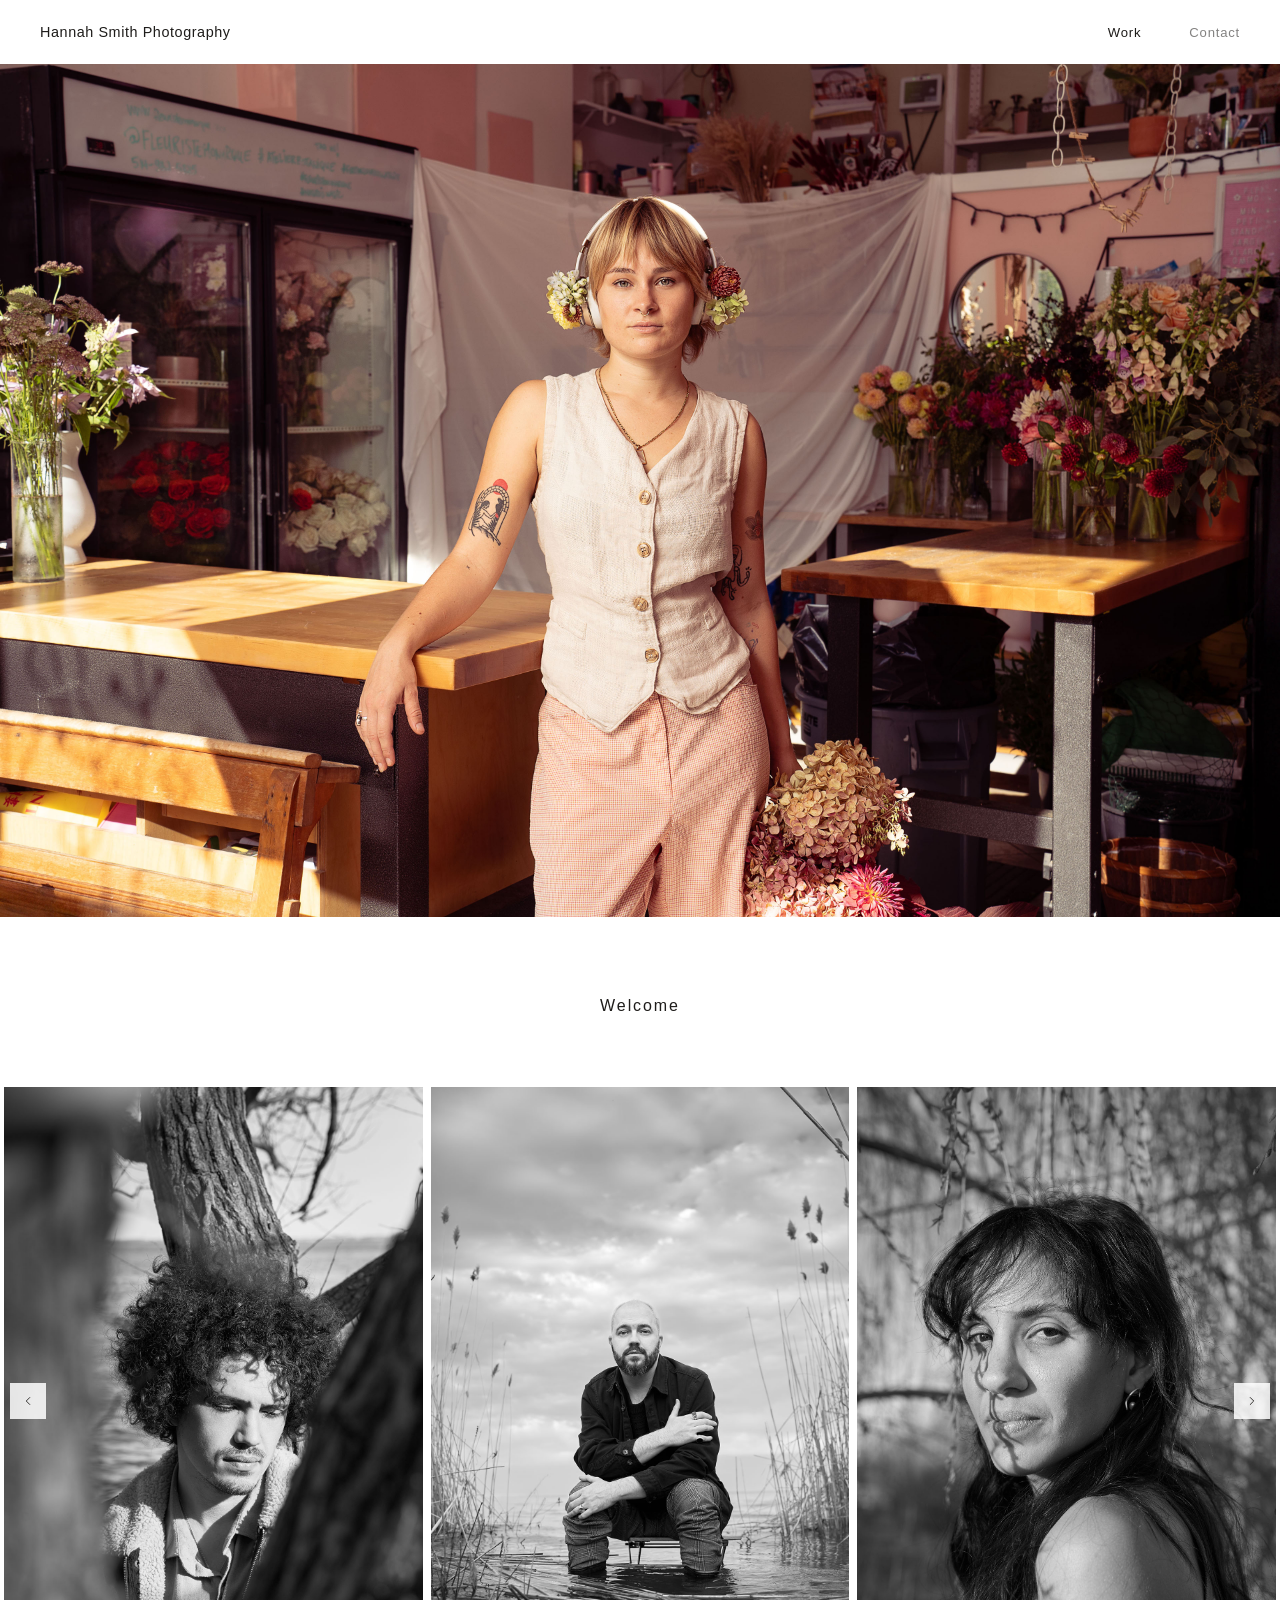
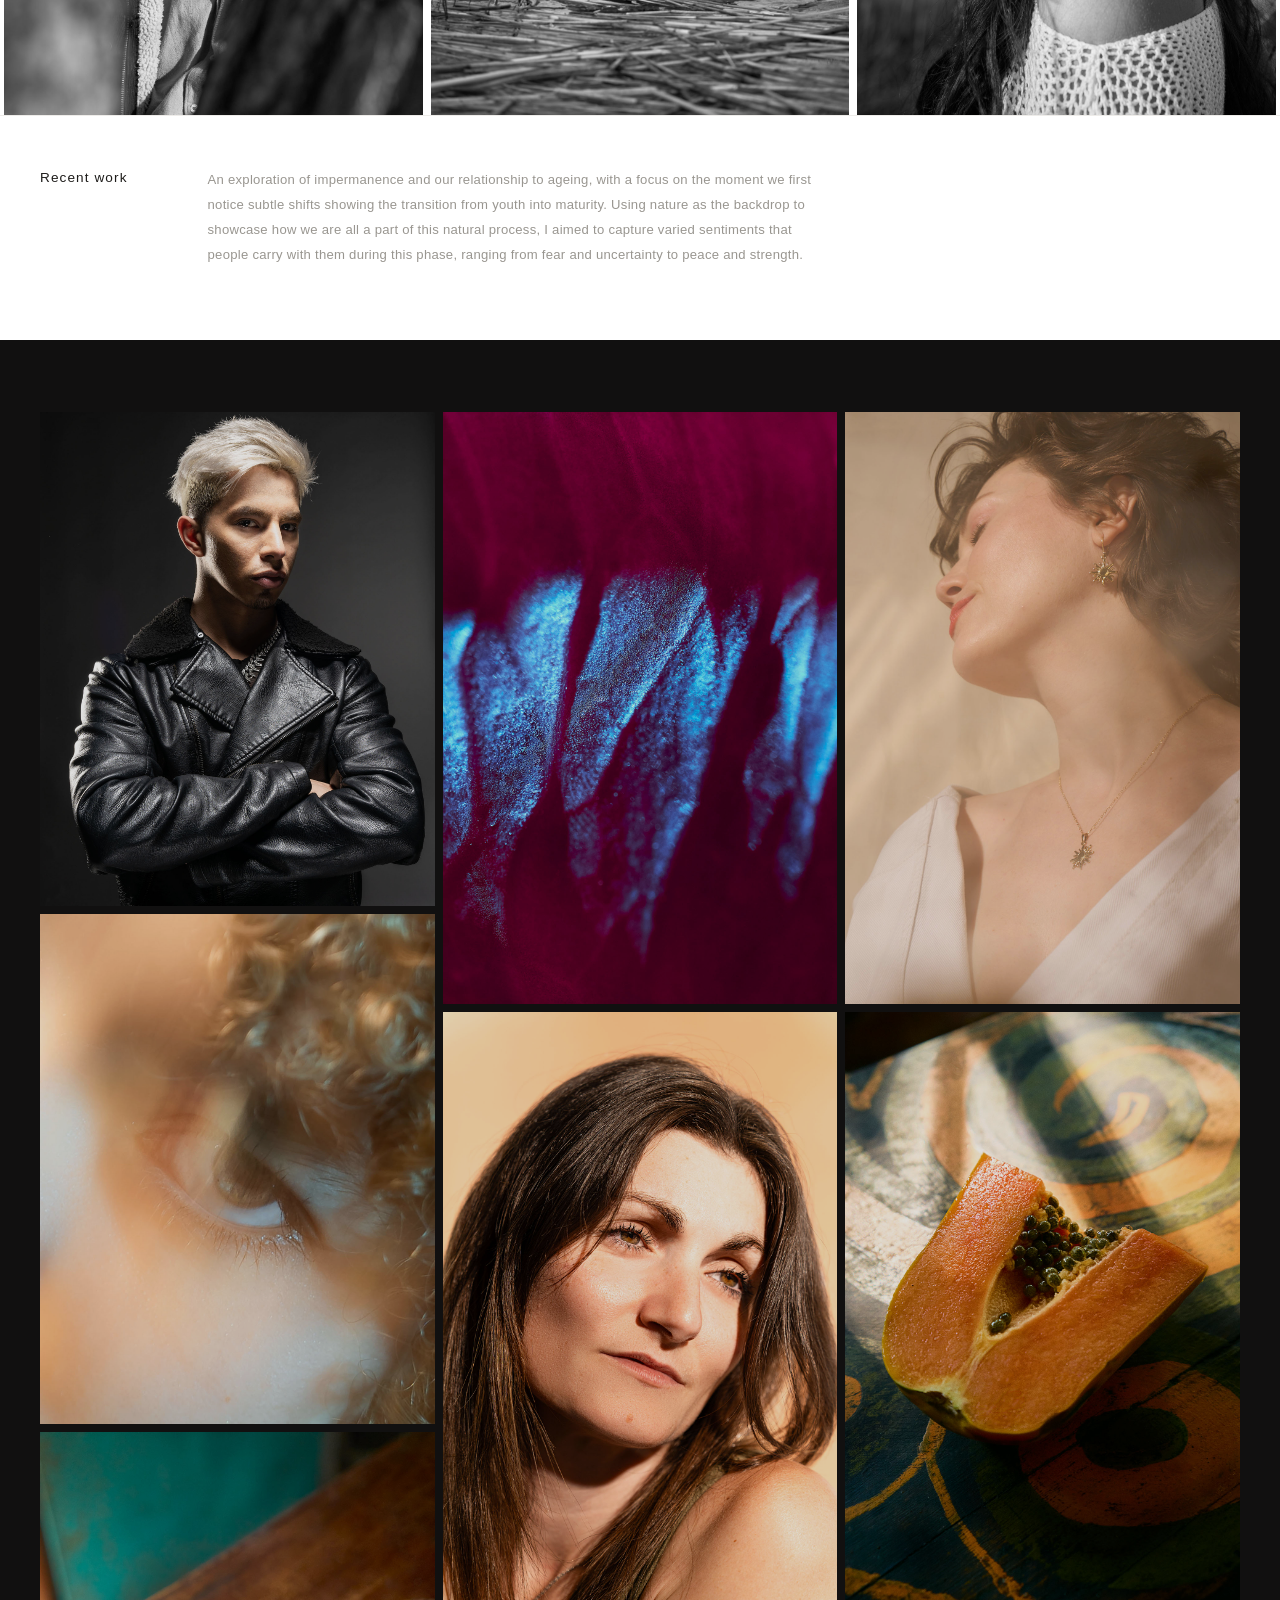
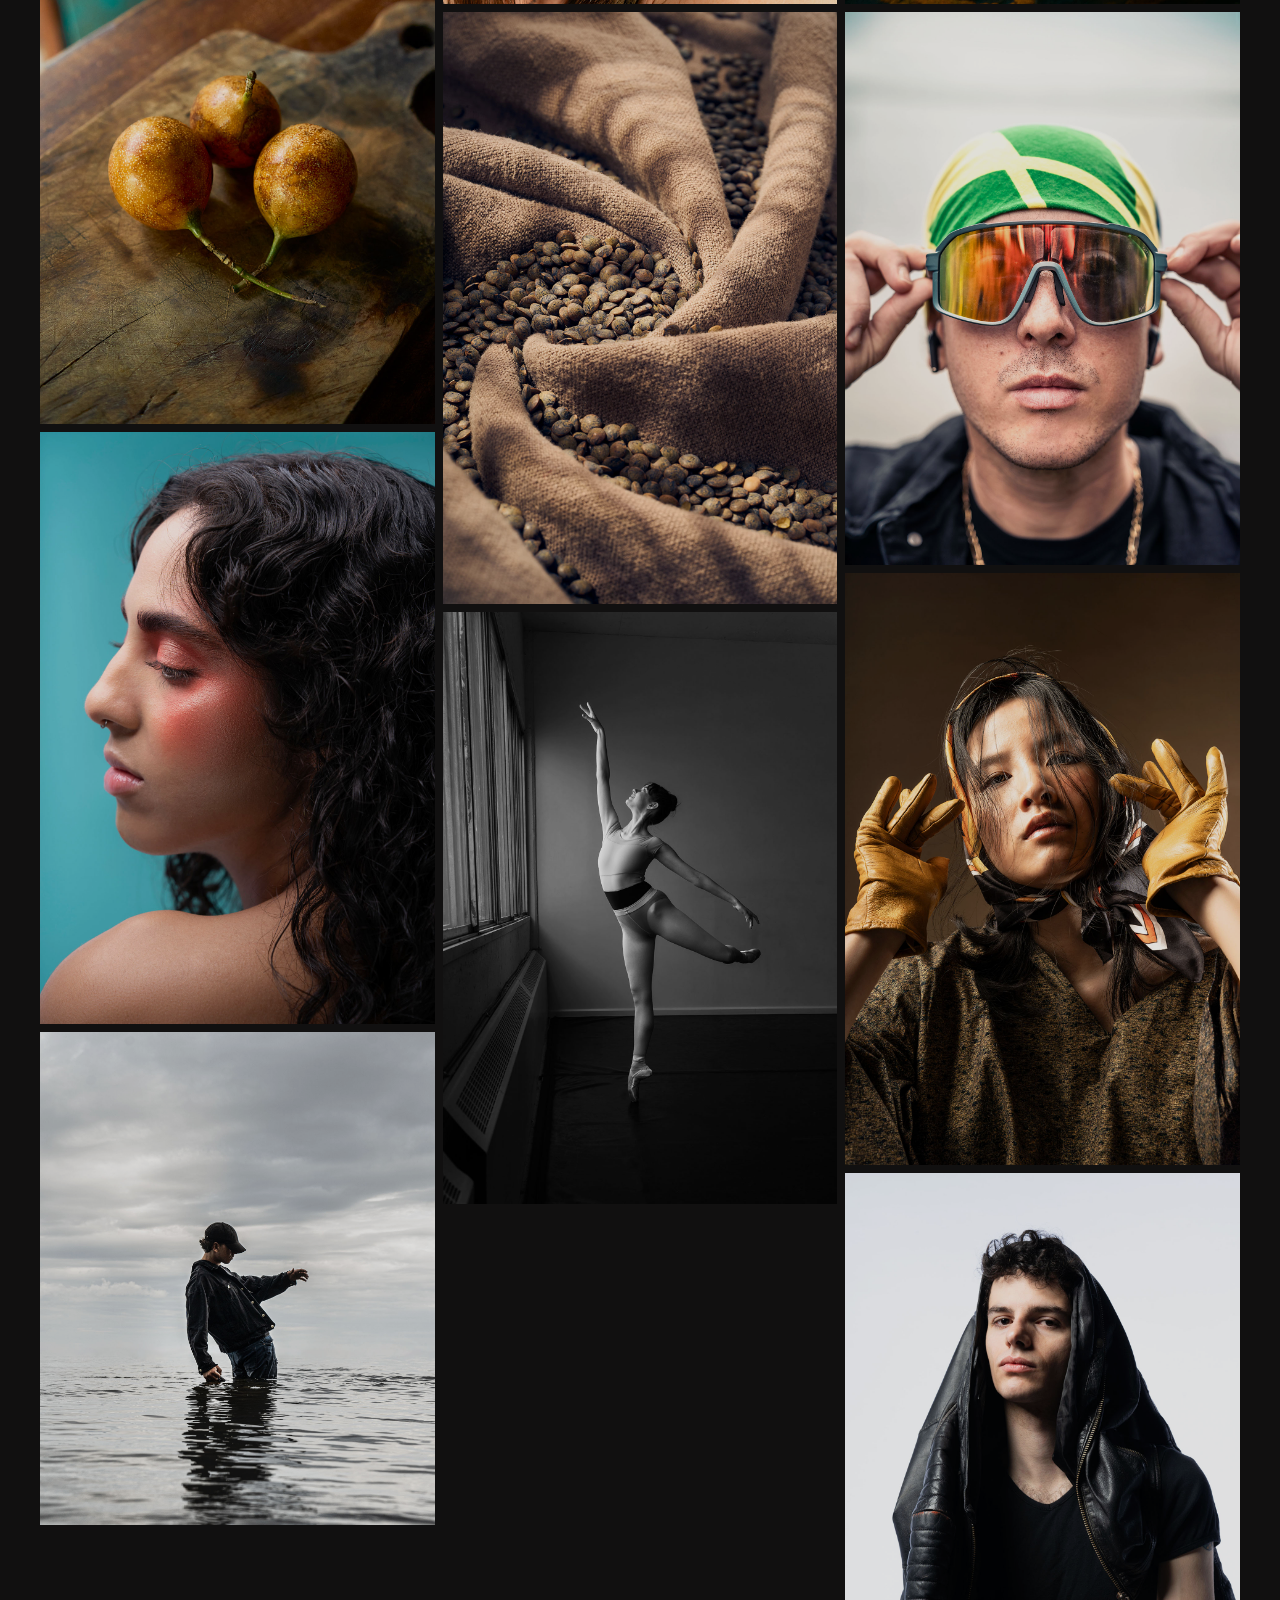
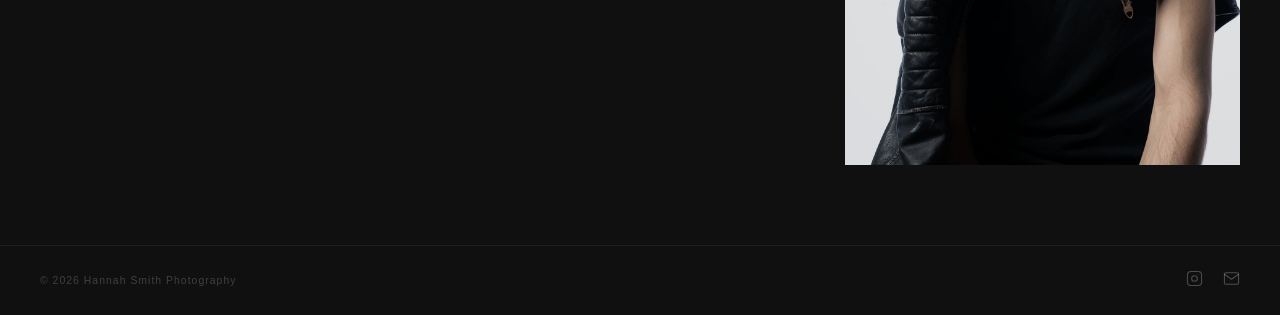
<file: index.html>
<!DOCTYPE html>
<html lang="en">
<head>
  <meta charset="UTF-8" />
  <meta name="viewport" content="width=device-width, initial-scale=1.0" />
  <title>Hannah Smith Photography</title>
  <link rel="stylesheet" href="style.css" />
</head>
<body>

  <nav>
    <a href="index.html" class="nav-logo">Hannah Smith Photography</a>
    <ul class="nav-links">
      <li><a href="#work" class="active">Work</a></li>
      <li><a href="contact.html">Contact</a></li>
    </ul>
  </nav>

  <main>

    <!-- HERO: upload to images/hero.jpg -->
    <section class="hero">
      <img src="images/hero.jpg" alt="Hannah Smith Photography" />
    </section>

    <!-- WELCOME -->
    <section class="welcome">
      <h2>Welcome</h2>
    </section>

    <!-- CAROUSEL: true infinite loop, 3 visible, slides one at a time every 3s -->
    <section id="work">
      <div class="carousel-outer">
        <button class="carousel-btn prev" aria-label="Previous">
          <svg viewBox="0 0 24 24" fill="none" stroke-width="1.5" stroke-linecap="round" stroke-linejoin="round"><polyline points="15 18 9 12 15 6"></polyline></svg>
        </button>
        <div class="carousel-track" id="carouselTrack">
          <!--
            To ADD more portraits: copy a carousel-slide block, increment the number.
            To REORDER: move blocks around.
            The infinite loop is handled by JS — just keep slides here, don't duplicate.
          -->
          <div class="carousel-slide"><img src="images/portraits/portrait-1.jpg" alt="Portrait 1" /></div>
          <div class="carousel-slide"><img src="images/portraits/portrait-2.jpg" alt="Portrait 2" /></div>
          <div class="carousel-slide"><img src="images/portraits/portrait-3.jpg" alt="Portrait 3" /></div>
          <div class="carousel-slide"><img src="images/portraits/portrait-4.jpg" alt="Portrait 4" /></div>
          <div class="carousel-slide"><img src="images/portraits/portrait-5.jpg" alt="Portrait 5" /></div>
          <div class="carousel-slide"><img src="images/portraits/portrait-6.jpg" alt="Portrait 6" /></div>
          <div class="carousel-slide"><img src="images/portraits/portrait-7.jpg" alt="Portrait 7" /></div>
          <div class="carousel-slide"><img src="images/portraits/portrait-8.jpg" alt="Portrait 8" /></div>
          <div class="carousel-slide"><img src="images/portraits/portrait-9.jpg" alt="Portrait 9" /></div>
          <div class="carousel-slide"><img src="images/portraits/portrait-10.jpg" alt="Portrait 10" /></div>
          <div class="carousel-slide"><img src="images/portraits/portrait-11.jpg" alt="Portrait 11" /></div>
          <div class="carousel-slide"><img src="images/portraits/portrait-12.jpg" alt="Portrait 12" /></div>
          <div class="carousel-slide"><img src="images/portraits/portrait-13.jpg" alt="Portrait 13" /></div>
        </div>
        <button class="carousel-btn next" aria-label="Next">
          <svg viewBox="0 0 24 24" fill="none" stroke-width="1.5" stroke-linecap="round" stroke-linejoin="round"><polyline points="9 18 15 12 9 6"></polyline></svg>
        </button>
      </div>

      <!-- Caption -->
      <div class="caption-block">
        <p class="caption-title">Recent work</p>
        <p class="caption-body">
          An exploration of impermanence and our relationship to ageing, with a focus on the moment
          we first notice subtle shifts showing the transition from youth into maturity. Using nature
          as the backdrop to showcase how we are all a part of this natural process, I aimed to capture
          varied sentiments that people carry with them during this phase, ranging from fear and
          uncertainty to peace and strength.
        </p>
      </div>
    </section>

    <!-- GALLERY: dark, flexible columns cluster, natural image sizes.
         To ADD more: copy a .g-item block and update the number.
         To REORDER: move .g-item blocks into whatever order looks best.
         No limit — add as many as you like. -->
    <section class="gallery-section">
      <div class="gallery-cluster">
        <div class="g-item"><img src="images/gallery/gallery-1.jpg" alt="" /></div>
        <div class="g-item"><img src="images/gallery/gallery-2.jpg" alt="" /></div>
        <div class="g-item"><img src="images/gallery/gallery-3.jpg" alt="" /></div>
        <div class="g-item"><img src="images/gallery/gallery-4.jpg" alt="" /></div>
        <div class="g-item"><img src="images/gallery/gallery-5.jpg" alt="" /></div>
        <div class="g-item"><img src="images/gallery/gallery-6.jpg" alt="" /></div>
        <div class="g-item"><img src="images/gallery/gallery-7.jpg" alt="" /></div>
        <div class="g-item"><img src="images/gallery/gallery-8.jpg" alt="" /></div>
        <div class="g-item"><img src="images/gallery/gallery-9.jpg" alt="" /></div>
        <div class="g-item"><img src="images/gallery/gallery-10.jpg" alt="" /></div>
        <div class="g-item"><img src="images/gallery/gallery-11.jpg" alt="" /></div>
        <div class="g-item"><img src="images/gallery/gallery-12.jpg" alt="" /></div>
        <div class="g-item"><img src="images/gallery/gallery-13.jpg" alt="" /></div>
        <div class="g-item"><img src="images/gallery/gallery-14.jpg" alt="" /></div>
      </div>
    </section>

  </main>

  <footer>
    <span class="footer-copy">&copy; 2026 Hannah Smith Photography</span>
    <div class="footer-icons">
      <a href="#" aria-label="Instagram">
        <svg viewBox="0 0 24 24" fill="none" stroke="currentColor" stroke-width="1.5" stroke-linecap="round" stroke-linejoin="round"><rect x="2" y="2" width="20" height="20" rx="5"></rect><circle cx="12" cy="12" r="4"></circle><circle cx="17.5" cy="6.5" r="0.5" fill="currentColor" stroke="none"></circle></svg>
      </a>
      <a href="mailto:YOUR-EMAIL-HERE" aria-label="Email">
        <svg viewBox="0 0 24 24" fill="none" stroke="currentColor" stroke-width="1.5" stroke-linecap="round" stroke-linejoin="round"><path d="M4 4h16c1.1 0 2 .9 2 2v12c0 1.1-.9 2-2 2H4c-1.1 0-2-.9-2-2V6c0-1.1.9-2 2-2z"></path><polyline points="22,6 12,13 2,6"></polyline></svg>
      </a>
    </div>
  </footer>

  <script>
    (function () {
      const track = document.getElementById('carouselTrack');
      const VISIBLE = 3;
      const INTERVAL = 3000;

      // Clone slides for true infinite loop
      const originalSlides = Array.from(track.querySelectorAll('.carousel-slide'));
      const total = originalSlides.length;

      // Prepend clones of last VISIBLE slides, append clones of first VISIBLE slides
      const prepend = originalSlides.slice(-VISIBLE).map(s => s.cloneNode(true));
      const append  = originalSlides.slice(0, VISIBLE).map(s => s.cloneNode(true));
      prepend.forEach(s => track.insertBefore(s, track.firstChild));
      append.forEach(s => track.appendChild(s));

      const allSlides = Array.from(track.querySelectorAll('.carousel-slide'));
      let current = VISIBLE; // start after prepended clones
      let timer;
      let isTransitioning = false;

      function setWidths() {
        const w = track.parentElement.offsetWidth / VISIBLE;
        allSlides.forEach(s => s.style.width = w + 'px');
        // Position without animation on resize
        track.style.transition = 'none';
        track.style.transform = `translateX(-${current * (track.parentElement.offsetWidth / VISIBLE)}px)`;
      }

      function goTo(idx, animate) {
        if (isTransitioning) return;
        current = idx;
        const w = track.parentElement.offsetWidth / VISIBLE;
        track.style.transition = animate === false ? 'none' : 'transform 0.7s cubic-bezier(0.25, 0.46, 0.45, 0.94)';
        track.style.transform = `translateX(-${current * w}px)`;
        if (animate !== false) isTransitioning = true;
      }

      // After transition ends, silently jump if we're on a clone
      track.addEventListener('transitionend', () => {
        isTransitioning = false;
        if (current <= VISIBLE - 1) {
          // jumped past start clones — silently reposition to real end
          goTo(current + total, false);
        } else if (current >= total + VISIBLE) {
          // jumped past end clones — silently reposition to real start
          goTo(current - total, false);
        }
      });

      function next() { goTo(current + 1, true); }
      function prev() { goTo(current - 1, true); }

      function startAuto() {
        clearInterval(timer);
        timer = setInterval(next, INTERVAL);
      }

      document.querySelector('.carousel-btn.prev').addEventListener('click', () => { prev(); startAuto(); });
      document.querySelector('.carousel-btn.next').addEventListener('click', () => { next(); startAuto(); });

      setWidths();
      startAuto();
      window.addEventListener('resize', setWidths);
    })();
  </script>

</body>
</html>
</file>
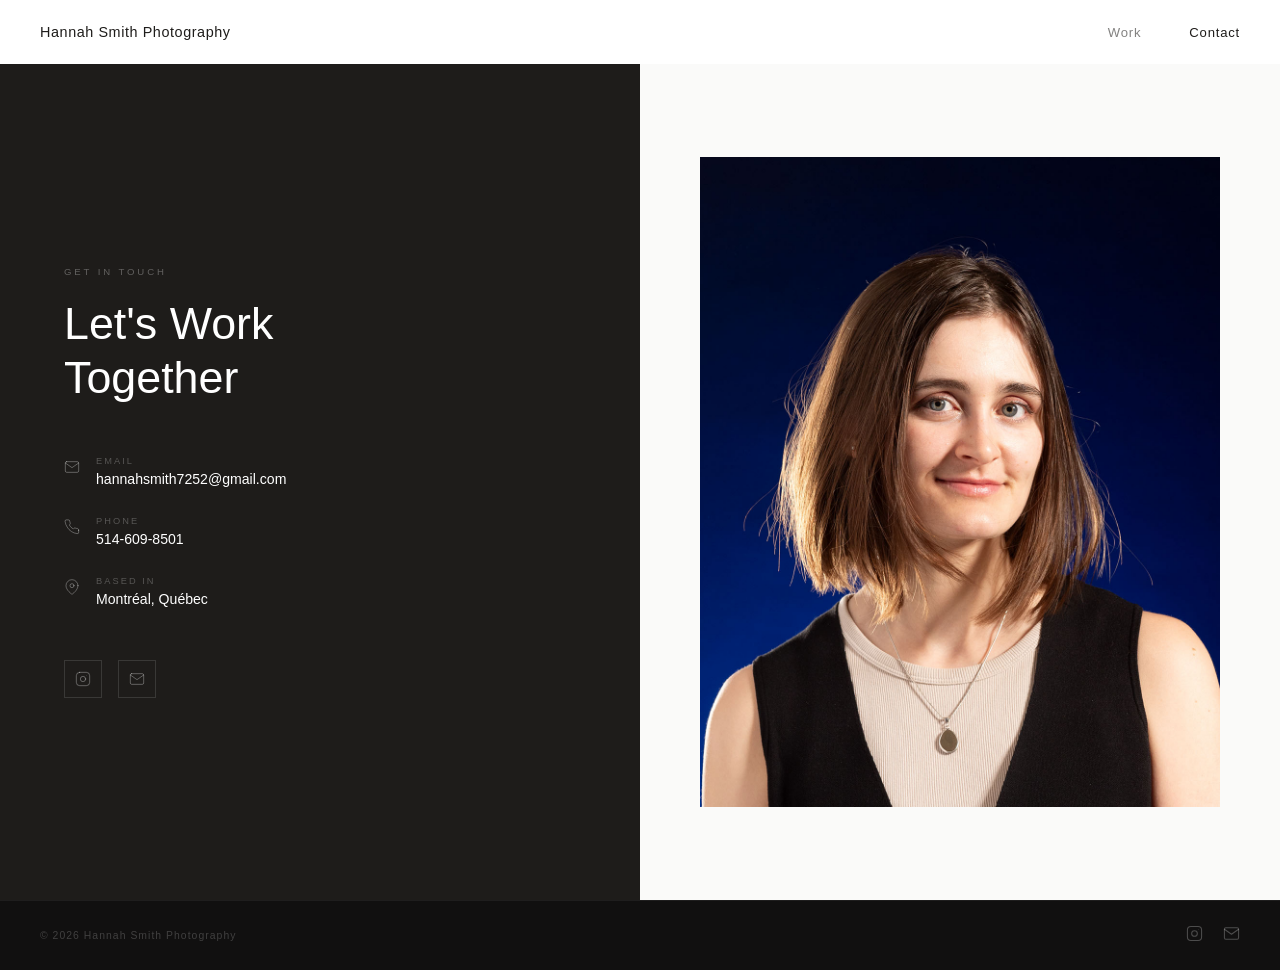
<file: contact.html>
<!DOCTYPE html>
<html lang="en">
<head>
  <meta charset="UTF-8" />
  <meta name="viewport" content="width=device-width, initial-scale=1.0" />
  <title>Contact — Hannah Smith Photography</title>
  <link rel="stylesheet" href="style.css" />
</head>
<body>

  <nav>
    <a href="index.html" class="nav-logo">Hannah Smith Photography</a>
    <ul class="nav-links">
      <li><a href="index.html#work">Work</a></li>
      <li><a href="contact.html" class="active">Contact</a></li>
    </ul>
  </nav>

  <div class="contact-wrap">

    <!-- LEFT: contact info -->
    <div class="contact-dark">
      <span class="eyebrow">Get In Touch</span>
      <h1>Let's Work<br>Together</h1>
      <ul class="contact-list">
        <li>
          <svg viewBox="0 0 24 24" fill="none" stroke="currentColor" stroke-width="1.5" stroke-linecap="round" stroke-linejoin="round"><path d="M4 4h16c1.1 0 2 .9 2 2v12c0 1.1-.9 2-2 2H4c-1.1 0-2-.9-2-2V6c0-1.1.9-2 2-2z"></path><polyline points="22,6 12,13 2,6"></polyline></svg>
          <div>
            <span class="c-label">Email</span>
            <a href="mailto:hannahsmith7252@gmail.com" class="c-value">hannahsmith7252@gmail.com</a>
          </div>
        </li>
        <li>
          <svg viewBox="0 0 24 24" fill="none" stroke="currentColor" stroke-width="1.5" stroke-linecap="round" stroke-linejoin="round"><path d="M22 16.92v3a2 2 0 0 1-2.18 2 19.79 19.79 0 0 1-8.63-3.07A19.5 19.5 0 0 1 4.69 12 19.79 19.79 0 0 1 1.62 3.5 2 2 0 0 1 3.59 1.32h3a2 2 0 0 1 2 1.72 12.84 12.84 0 0 0 .7 2.81 2 2 0 0 1-.45 2.11L7.91 8.96a16 16 0 0 0 6 6l.92-.92a2 2 0 0 1 2.11-.45 12.84 12.84 0 0 0 2.81.7A2 2 0 0 1 22 16.92z"></path></svg>
          <div>
            <span class="c-label">Phone</span>
            <span class="c-value">514-609-8501</span>
          </div>
        </li>
        <li>
          <svg viewBox="0 0 24 24" fill="none" stroke="currentColor" stroke-width="1.5" stroke-linecap="round" stroke-linejoin="round"><path d="M21 10c0 7-9 13-9 13s-9-6-9-13a9 9 0 0 1 18 0z"></path><circle cx="12" cy="10" r="3"></circle></svg>
          <div>
            <span class="c-label">Based In</span>
            <span class="c-value">Montréal, Québec</span>
          </div>
        </li>
      </ul>
      <div class="social-row">
        <a href="https://www.instagram.com/hannahsmithphotographyy?igsh=MWJ0YjgxeHY4YXhyeg%3D%3D&utm_source=qr" aria-label="Instagram"><!-- replace # with your Instagram URL -->
          <svg viewBox="0 0 24 24" fill="none" stroke="currentColor" stroke-width="1.5" stroke-linecap="round" stroke-linejoin="round"><rect x="2" y="2" width="20" height="20" rx="5"></rect><circle cx="12" cy="12" r="4"></circle><circle cx="17.5" cy="6.5" r="0.5" fill="currentColor" stroke="none"></circle></svg>
        </a>
        <a href="mailto:hannahsmith7252@gmail.com" aria-label="Email">
          <svg viewBox="0 0 24 24" fill="none" stroke="currentColor" stroke-width="1.5" stroke-linecap="round" stroke-linejoin="round"><path d="M4 4h16c1.1 0 2 .9 2 2v12c0 1.1-.9 2-2 2H4c-1.1 0-2-.9-2-2V6c0-1.1.9-2 2-2z"></path><polyline points="22,6 12,13 2,6"></polyline></svg>
        </a>
      </div>
    </div>

    <!-- RIGHT: your portrait photo
         Upload your photo to: images/about/contact-portrait.jpg -->
    <div class="contact-photo">
      <img src="images/about/contact-portrait.jpg" alt="Hannah Smith" />
    </div>

  </div>

  <footer>
    <span class="footer-copy">&copy; 2026 Hannah Smith Photography</span>
    <div class="footer-icons">
      <a href="#" aria-label="Instagram">
        <svg viewBox="0 0 24 24" fill="none" stroke="currentColor" stroke-width="1.5" stroke-linecap="round" stroke-linejoin="round"><rect x="2" y="2" width="20" height="20" rx="5"></rect><circle cx="12" cy="12" r="4"></circle><circle cx="17.5" cy="6.5" r="0.5" fill="currentColor" stroke="none"></circle></svg>
      </a>
      <a href="mailto:hannahsmith7252@gmail.com" aria-label="Email">
        <svg viewBox="0 0 24 24" fill="none" stroke="currentColor" stroke-width="1.5" stroke-linecap="round" stroke-linejoin="round"><path d="M4 4h16c1.1 0 2 .9 2 2v12c0 1.1-.9 2-2 2H4c-1.1 0-2-.9-2-2V6c0-1.1.9-2 2-2z"></path><polyline points="22,6 12,13 2,6"></polyline></svg>
      </a>
    </div>
  </footer>

</body>
</html>
</file>
<file: style.css>
/* =============================================
   HANNAH SMITH PHOTOGRAPHY — style.css
   ============================================= */

@import url('https://fonts.cdnfonts.com/css/sofia-pro');

:root {
  --white: #ffffff;
  --off-white: #fafaf9;
  --light: #eeece9;
  --mid: #999690;
  --dark: #1e1c1a;
  --black: #111010;
  --nav-height: 64px;
  --transition: 0.3s ease;
  --font: 'Sofia Pro', sans-serif;
}

*, *::before, *::after { box-sizing: border-box; margin: 0; padding: 0; }
html { scroll-behavior: smooth; }
body {
  font-family: var(--font);
  font-weight: 300;
  background: var(--white);
  color: var(--dark);
  -webkit-font-smoothing: antialiased;
  overflow-x: hidden;
}
a { text-decoration: none; color: inherit; }

/* ── NAV ── */
nav {
  position: fixed;
  top: 0; left: 0; right: 0;
  z-index: 100;
  height: var(--nav-height);
  background: rgba(255,255,255,0.96);
  backdrop-filter: blur(8px);
  display: flex;
  align-items: center;
  justify-content: space-between;
  padding: 0 40px;
}
.nav-logo {
  font-family: var(--font);
  font-size: 0.9rem;
  font-weight: 400;
  letter-spacing: 0.04em;
  color: var(--dark);
}
.nav-links {
  display: flex;
  gap: 48px;
  list-style: none;
}
.nav-links a {
  font-size: 0.82rem;
  font-weight: 400;
  letter-spacing: 0.06em;
  color: var(--dark);
  opacity: 0.55;
  transition: opacity var(--transition);
}
.nav-links a:hover,
.nav-links a.active { opacity: 1; }

/* ── HERO — full natural size, no crop, no text ── */
.hero {
  margin-top: var(--nav-height);
  width: 100%;
  line-height: 0;
}
.hero img {
  width: 100%;
  height: auto;
  display: block;
}

/* ── WELCOME — centered ── */
.welcome {
  text-align: center;
  padding: 80px 40px 72px;
}
.welcome h2 {
  font-size: 1rem;
  font-weight: 400;
  letter-spacing: 0.12em;
  color: var(--dark);
}

/* ── CAROUSEL ── */
#work {
  padding-bottom: 0;
}
.carousel-outer {
  position: relative;
  overflow: hidden;
}
.carousel-track {
  display: flex;
  transition: transform 0.7s cubic-bezier(0.25, 0.46, 0.45, 0.94);
}
.carousel-slide {
  flex-shrink: 0;
  padding: 0 4px;
}
.carousel-slide img {
  width: 100%;
  height: auto;
  display: block;
}
.carousel-btn {
  position: absolute;
  top: 50%;
  transform: translateY(-50%);
  background: rgba(255,255,255,0.85);
  border: none;
  width: 36px; height: 36px;
  display: flex;
  align-items: center;
  justify-content: center;
  cursor: pointer;
  z-index: 2;
  transition: background var(--transition);
}
.carousel-btn:hover { background: var(--white); }
.carousel-btn svg { width: 14px; height: 14px; stroke: var(--dark); }
.carousel-btn.prev { left: 10px; }
.carousel-btn.next { right: 10px; }

/* ── CAPTION ── */
.caption-block {
  display: flex;
  align-items: flex-start;
  gap: 80px;
  padding: 52px 40px 72px;
  border-top: 1px solid var(--light);
}
.caption-title {
  font-size: 0.85rem;
  font-weight: 400;
  letter-spacing: 0.08em;
  color: var(--dark);
  white-space: nowrap;
  flex-shrink: 0;
  padding-top: 2px;
}
.caption-body {
  font-size: 0.82rem;
  line-height: 1.9;
  color: var(--mid);
  letter-spacing: 0.02em;
  max-width: 620px;
}

/* ── GALLERY — dark section ── */
.gallery-section {
  background: var(--black);
  padding: 72px 40px 80px;
}

/*
  CSS columns masonry — images keep exact natural proportions.
  To REORDER photos: change the order of .g-item blocks in the HTML.
  To ADD more: copy a .g-item block and update the image src.
*/
.gallery-cluster {
  columns: 3;
  column-gap: 8px;
}
.gallery-cluster .g-item {
  break-inside: avoid;
  margin-bottom: 8px;
}
.gallery-cluster .g-item img {
  width: 100%;
  height: auto;
  display: block;
  filter: brightness(0.88);
  transition: filter 0.4s ease;
}
.gallery-cluster .g-item:hover img {
  filter: brightness(1);
}

/* ── FOOTER ── */
footer {
  background: var(--black);
  border-top: 1px solid rgba(255,255,255,0.06);
  padding: 24px 40px;
  display: flex;
  align-items: center;
  justify-content: space-between;
}
.footer-copy {
  font-size: 0.65rem;
  letter-spacing: 0.1em;
  color: rgba(255,255,255,0.2);
}
.footer-icons { display: flex; gap: 20px; }
.footer-icons a {
  color: rgba(255,255,255,0.25);
  transition: color var(--transition);
}
.footer-icons a:hover { color: rgba(255,255,255,0.7); }
.footer-icons svg { width: 17px; height: 17px; }

/* ── CONTACT PAGE ── */
.contact-wrap {
  margin-top: var(--nav-height);
  display: grid;
  grid-template-columns: 1fr 1fr;
  min-height: calc(100vh - var(--nav-height));
}
.contact-dark {
  background: var(--dark);
  padding: 80px 64px;
  display: flex;
  flex-direction: column;
  justify-content: center;
}
.contact-dark .eyebrow {
  font-size: 0.6rem;
  letter-spacing: 0.3em;
  text-transform: uppercase;
  color: rgba(255,255,255,0.3);
  margin-bottom: 20px;
  display: block;
}
.contact-dark h1 {
  font-size: clamp(1.8rem, 3.5vw, 3rem);
  font-weight: 300;
  color: var(--white);
  line-height: 1.2;
  margin-bottom: 52px;
}
.contact-list {
  list-style: none;
  display: flex;
  flex-direction: column;
  gap: 28px;
  margin-bottom: 52px;
}
.contact-list li { display: flex; align-items: flex-start; gap: 16px; }
.contact-list svg {
  width: 16px; height: 16px;
  stroke: rgba(255,255,255,0.3);
  flex-shrink: 0;
  margin-top: 3px;
}
.c-label {
  font-size: 0.58rem;
  letter-spacing: 0.22em;
  text-transform: uppercase;
  color: rgba(255,255,255,0.25);
  display: block;
  margin-bottom: 4px;
}
.c-value { font-size: 0.88rem; color: var(--white); }
a.c-value:hover { color: rgba(255,255,255,0.6); }

.social-row { display: flex; gap: 16px; }
.social-row a {
  width: 38px; height: 38px;
  border: 1px solid rgba(255,255,255,0.12);
  display: flex; align-items: center; justify-content: center;
  color: rgba(255,255,255,0.3);
  transition: border-color var(--transition), color var(--transition);
}
.social-row a:hover { border-color: rgba(255,255,255,0.4); color: rgba(255,255,255,0.7); }
.social-row svg { width: 16px; height: 16px; }

/* Contact right panel — portrait photo */
.contact-photo {
  background: var(--off-white);
  display: flex;
  align-items: center;
  justify-content: center;
  padding: 40px;
}
.contact-photo img {
  width: 100%;
  height: auto;
  display: block;
  max-width: 520px;
}

/* ── RESPONSIVE ── */
@media (max-width: 900px) {
  nav { padding: 0 24px; }
  .nav-links { gap: 28px; }
  .caption-block { flex-direction: column; gap: 20px; padding: 40px 24px 56px; }
  .gallery-section { padding: 56px 24px 64px; }
  .gallery-cluster { columns: 2; }
  .contact-wrap { grid-template-columns: 1fr; }
  .contact-dark { padding: 56px 24px; }
  .contact-photo { padding: 40px 24px; }
  footer { padding: 20px 24px; flex-direction: column; gap: 14px; text-align: center; }
}
@media (max-width: 560px) {
  .gallery-cluster { columns: 1; }
  .welcome { padding: 56px 24px 48px; }
}
</file>
